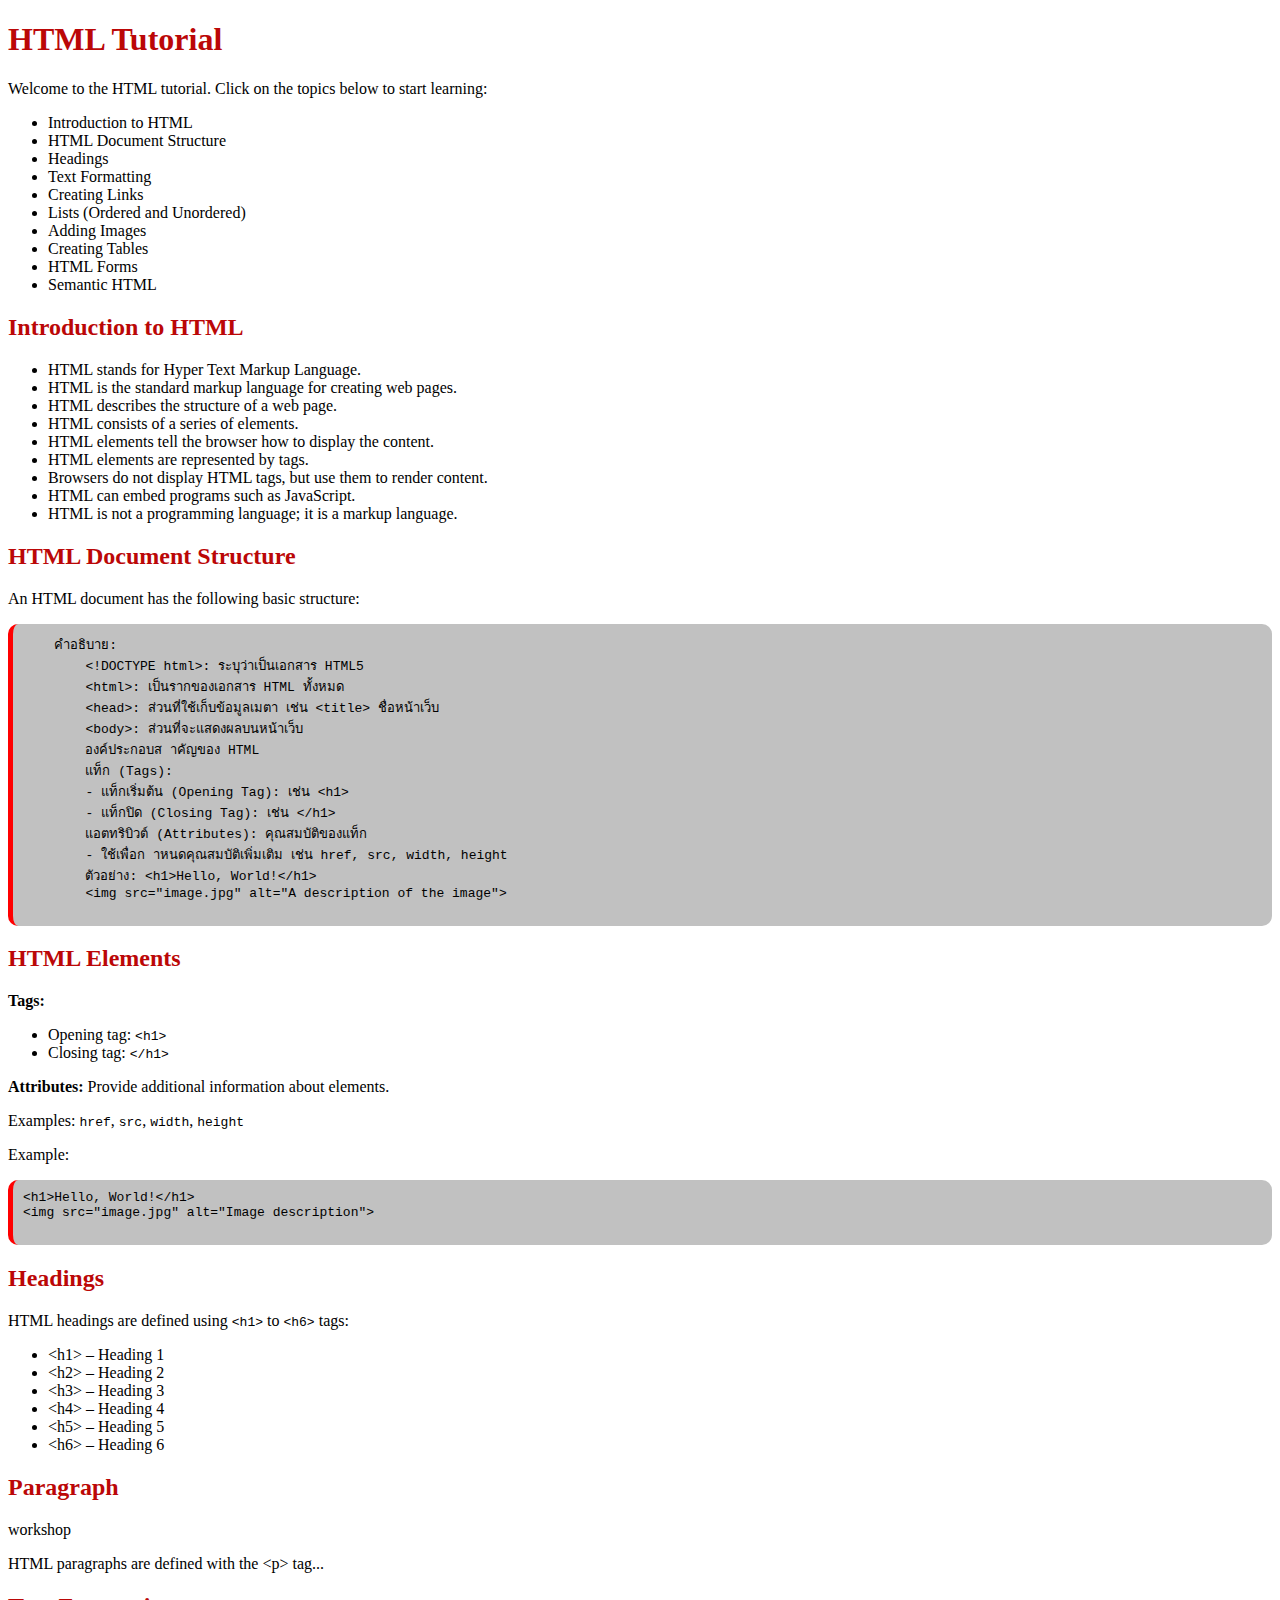
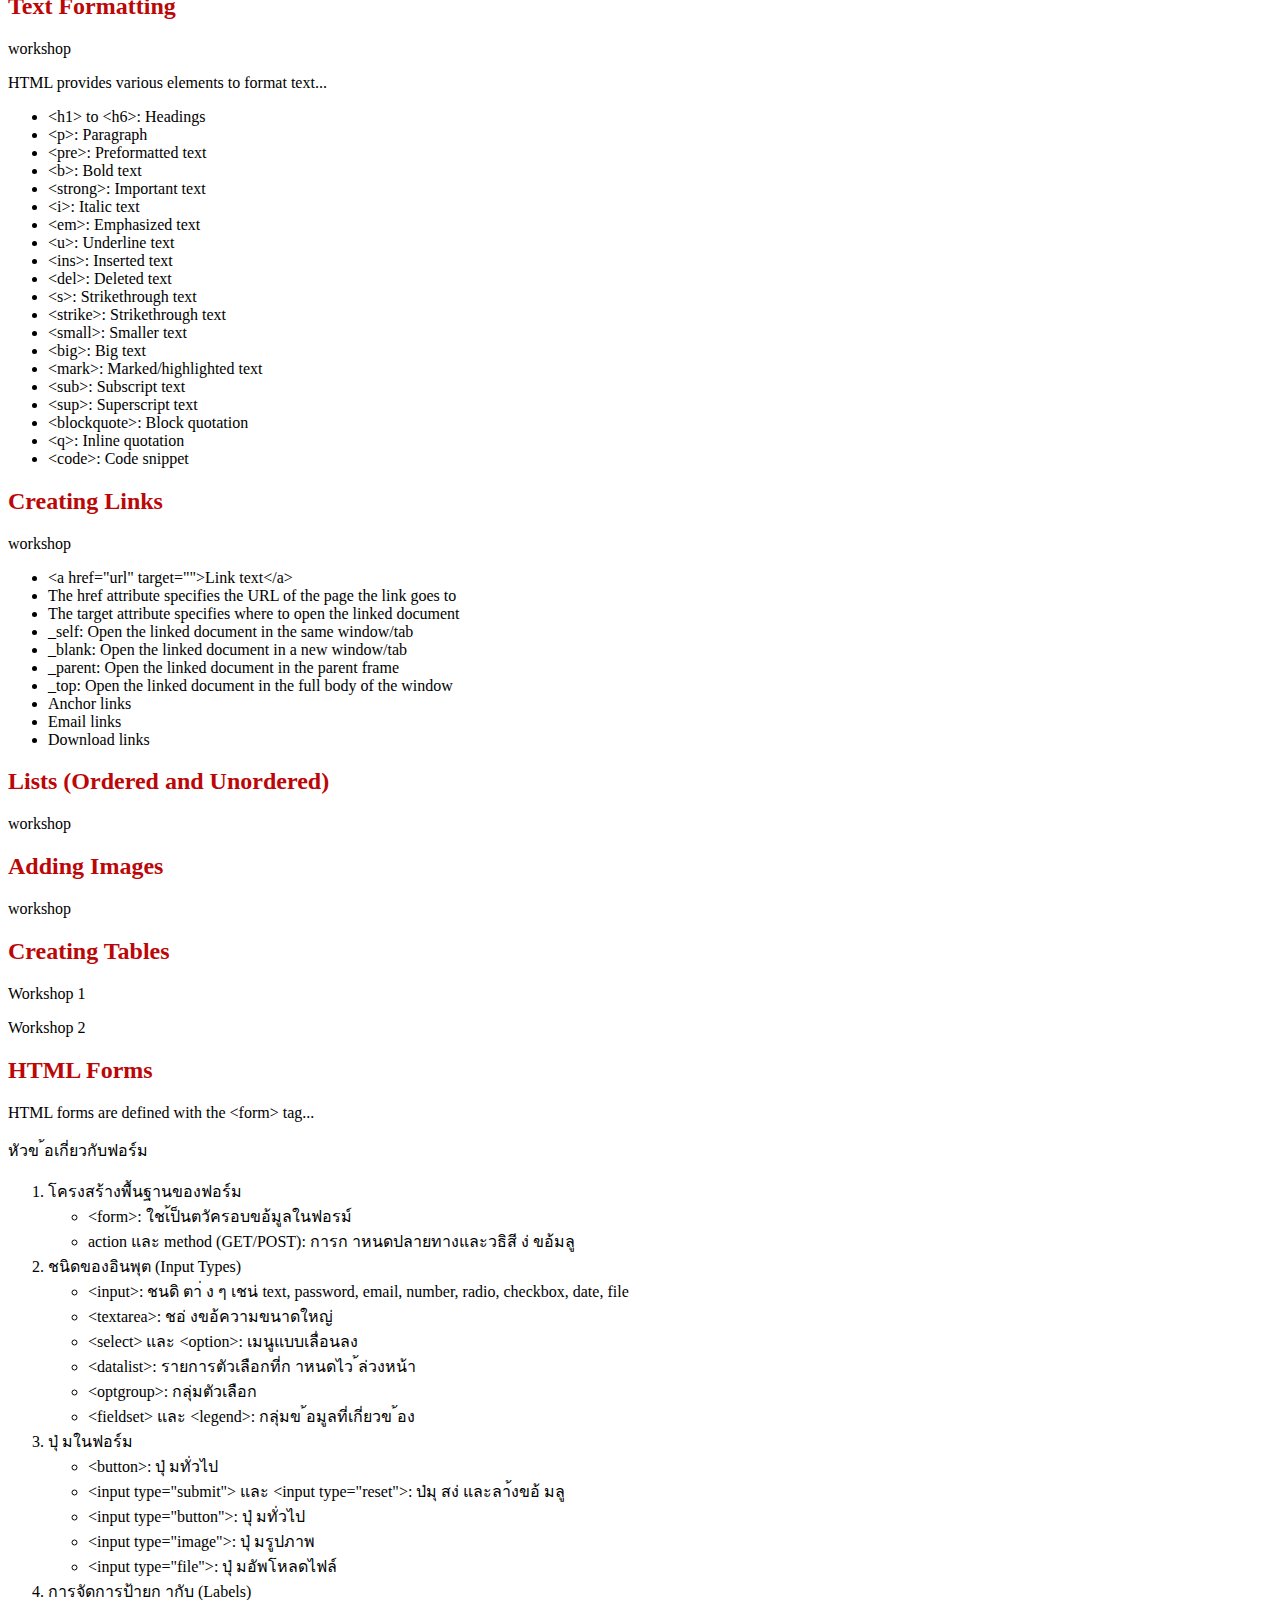
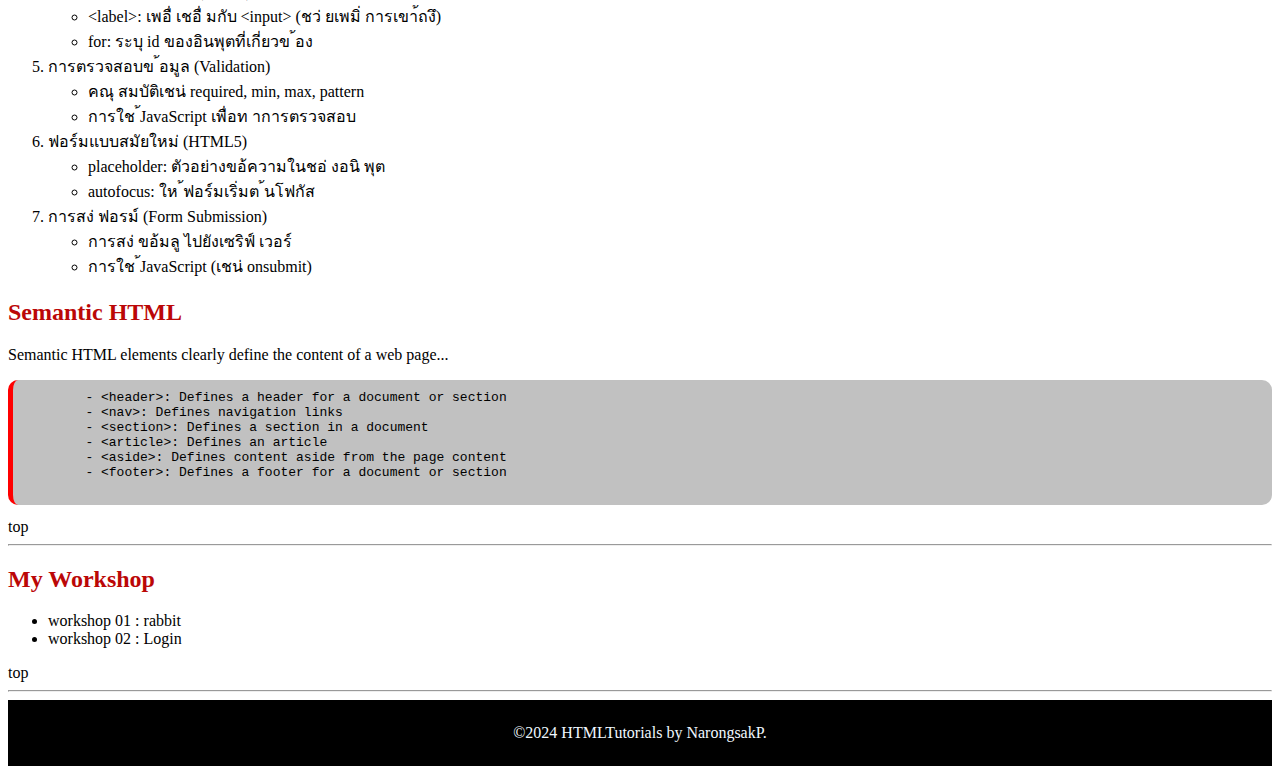
<file: first_html/index.html>
<!DOCTYPE html>
<html lang="en">

<head>
    <meta charset="UTF-8">
    <meta name="viewport" content="width=device-width, initial-scale=1.0">
    <title>HTML Tutorial</title>
    <style>
        footer {
            background: #000;
            color: aliceblue;
            padding: 24px;
            display: flex;
            justify-content: center;
            align-items: center;
            text-align: center;
        }

        h1,
        h2 {
            color: rgb(187, 7, 7);
        }

        a {
            color: inherit;
            text-decoration: none;
        }

        a:hover {
            text-decoration: underline;
        }

        html {
            scroll-behavior: smooth;
        }
        pre{
            background-color: rgb(193, 193, 193);
            border-left: 5px solid red;
            border-radius: 10px;
            padding: 10px;
        }
    </style>
</head>

<body>

    <h1>HTML Tutorial</h1>

    <p>
        Welcome to the HTML tutorial. Click on the topics below to start learning:
    </p>

    <ul>
        <li><a href="#intro">Introduction to HTML</a></li>
        <li><a href="#structure">HTML Document Structure</a></li>
        <li><a href="#headings">Headings</a></li>
        <li><a href="#text-format">Text Formatting</a></li>
        <li><a href="#links">Creating Links</a></li>
        <li><a href="#lists">Lists (Ordered and Unordered)</a></li>
        <li><a href="#images">Adding Images</a></li>
        <li><a href="#tables">Creating Tables</a></li>
        <li><a href="#forms">HTML Forms</a></li>
        <li><a href="#semantic">Semantic HTML</a></li>
    </ul>

    <h2 id="intro">Introduction to HTML</h2>

    <ul>
        <li>HTML stands for Hyper Text Markup Language.</li>
        <li>HTML is the standard markup language for creating web pages.</li>
        <li>HTML describes the structure of a web page.</li>
        <li>HTML consists of a series of elements.</li>
        <li>HTML elements tell the browser how to display the content.</li>
        <li>HTML elements are represented by tags.</li>
        <li>Browsers do not display HTML tags, but use them to render content.</li>
        <li>HTML can embed programs such as JavaScript.</li>
        <li>HTML is not a programming language; it is a markup language.</li>
    </ul>

    <h2 id="structure">HTML Document Structure</h2>

    <p>An HTML document has the following basic structure:</p>

  <pre>
    คำอธิบาย:
        &lt;!DOCTYPE html&gt;: ระบุว่าเป็นเอกสาร HTML5
        &lt;html&gt;: เป็นรากของเอกสาร HTML ทั้งหมด
        &lt;head&gt;: ส่วนที่ใช้เก็บข้อมูลเมตา เช่น &lt;title&gt; ชื่อหน้าเว็บ
        &lt;body&gt;: ส่วนที่จะแสดงผลบนหน้าเว็บ
        องค์ประกอบส าคัญของ HTML
        แท็ก (Tags):
        - แท็กเริ่มต้น (Opening Tag): เช่น &lt;h1&gt;
        - แท็กปิด (Closing Tag): เช่น &lt;/h1&gt;
        แอตทริบิวต์ (Attributes): คุณสมบัติของแท็ก
        - ใช้เพื่อก าหนดคุณสมบัติเพิ่มเติม เช่น href, src, width, height
        ตัวอย่าง: &lt;h1&gt;Hello, World!&lt;/h1&gt;
        &lt;img src="image.jpg" alt="A description of the image"&gt
  </pre>

    <h2>HTML Elements</h2>

    <p><strong>Tags:</strong></p>
    <ul>
        <li>Opening tag: <code>&lt;h1&gt;</code></li>
        <li>Closing tag: <code>&lt;/h1&gt;</code></li>
    </ul>

    <p><strong>Attributes:</strong> Provide additional information about elements.</p>
    <p>Examples: <code>href</code>, <code>src</code>, <code>width</code>, <code>height</code></p>

    <p>Example:</p>
    <pre>
&lt;h1&gt;Hello, World!&lt;/h1&gt;
&lt;img src="image.jpg" alt="Image description"&gt;
    </pre>

    <h2 id="headings">Headings</h2>

    <p>HTML headings are defined using <code>&lt;h1&gt;</code> to <code>&lt;h6&gt;</code> tags:</p>

    <ul>
        <li>&lt;h1&gt; – Heading 1</li>
        <li>&lt;h2&gt; – Heading 2</li>
        <li>&lt;h3&gt; – Heading 3</li>
        <li>&lt;h4&gt; – Heading 4</li>
        <li>&lt;h5&gt; – Heading 5</li>
        <li>&lt;h6&gt; – Heading 6</li>
    </ul>

    <h2>Paragraph</h2>
    <p>workshop</p>
    <p>HTML paragraphs are defined with the &lt;p&gt; tag...</p>

    <h2 id="text-format">Text Formatting</h2>
    <p>workshop</p>
    <p>HTML provides various elements to format text...</p>

    <ul>
        <li>&lt;h1&gt; to &lt;h6&gt;: Headings</li>
        <li>&lt;p&gt;: Paragraph</li>
        <li>&lt;pre&gt;: Preformatted text</li>
        <li>&lt;b&gt;: Bold text</li>
        <li>&lt;strong&gt;: Important text</li>
        <li>&lt;i&gt;: Italic text</li>
        <li>&lt;em&gt;: Emphasized text</li>
        <li>&lt;u&gt;: Underline text</li>
        <li>&lt;ins&gt;: Inserted text</li>
        <li>&lt;del&gt;: Deleted text</li>
        <li>&lt;s&gt;: Strikethrough text</li>
        <li>&lt;strike&gt;: Strikethrough text</li>
        <li>&lt;small&gt;: Smaller text</li>
        <li>&lt;big&gt;: Big text</li>
        <li>&lt;mark&gt;: Marked/highlighted text</li>
        <li>&lt;sub&gt;: Subscript text</li>
        <li>&lt;sup&gt;: Superscript text</li>
        <li>&lt;blockquote&gt;: Block quotation</li>
        <li>&lt;q&gt;: Inline quotation</li>
        <li>&lt;code&gt;: Code snippet</li>
    </ul>

    <h2 id="links">Creating Links</h2>
    <p>workshop</p>

    <ul>
        <li>&lt;a href="url" target=""&gt;Link text&lt;/a&gt;</li>
        <li>The href attribute specifies the URL of the page the link goes to</li>
        <li>The target attribute specifies where to open the linked document</li>
        <li>_self: Open the linked document in the same window/tab</li>
        <li>_blank: Open the linked document in a new window/tab</li>
        <li>_parent: Open the linked document in the parent frame</li>
        <li>_top: Open the linked document in the full body of the window</li>
        <li>Anchor links</li>
        <li>Email links</li>
        <li>Download links</li>
    </ul>

    <h2 id="lists">Lists (Ordered and Unordered)</h2>
    <p>workshop</p>

    <h2 id="images">Adding Images</h2>
    <p>workshop</p>

    <h2 id="tables">Creating Tables</h2>
    <p>Workshop 1</p>
    <p>Workshop 2</p>

    <h2 id="forms">HTML Forms</h2>

    <p>HTML forms are defined with the &lt;form&gt; tag...</p>

    <p>หัวข ้อเกี่ยวกับฟอร์ม</p>

    <ol>
        <li>
            โครงสร้างพื้นฐานของฟอร์ม
            <ul>
                <li>&lt;form&gt;: ใชเ้ป็นตวัครอบขอ้มูลในฟอรม์</li>
                <li>action และ method (GET/POST): การก าหนดปลายทางและวธิสี ง่ ขอ้มลู</li>
            </ul>
        </li>

        <li>
            ชนิดของอินพุต (Input Types)
            <ul>
                <li>&lt;input&gt;: ชนดิ ตา่ ง ๆ เชน่ text, password, email, number,
                    radio, checkbox, date, file
                </li>
                <li>&lt;textarea&gt;: ชอ่ งขอ้ความขนาดใหญ่</li>
                <li>&lt;select&gt; และ &lt;option&gt;: เมนูแบบเลื่อนลง</li>
                <li>&lt;datalist&gt;: รายการตัวเลือกที่ก าหนดไว ้ล่วงหน้า</li>
                <li>&lt;optgroup&gt;: กลุ่มตัวเลือก</li>
                <li>&lt;fieldset&gt; และ &lt;legend&gt;: กลุ่มข ้อมูลที่เกี่ยวข ้อง</li>
            </ul>
        </li>

        <li>
            ปุ่ มในฟอร์ม
            <ul>
                <li>&lt;button&gt;: ปุ่ มทั่วไป</li>
                <li>&lt;input type="submit"&gt; และ &lt;input type="reset"&gt;: ป่มุ สง่ และลา้งขอ้ มลู</li>
                <li>&lt;input type="button"&gt;: ปุ่ มทั่วไป</li>
                <li>&lt;input type="image"&gt;: ปุ่ มรูปภาพ</li>
                <li>&lt;input type="file"&gt;: ปุ่ มอัพโหลดไฟล์</li>
            </ul>
        </li>

        <li>
            การจัดการป้ายก ากับ (Labels)
            <ul>
                <li>&lt;label&gt;: เพอื่ เชอื่ มกับ &lt;input&gt; (ชว่ ยเพมิ่ การเขา้ถงึ)</li>
                <li>for: ระบุ id ของอินพุตที่เกี่ยวข ้อง</li>
            </ul>
        </li>

        <li>
            การตรวจสอบข ้อมูล (Validation)
            <ul>
                <li>คณุ สมบัติเชน่ required, min, max, pattern</li>
                <li>การใช ้JavaScript เพื่อท าการตรวจสอบ</li>
            </ul>
        </li>

        <li>
            ฟอร์มแบบสมัยใหม่ (HTML5)
            <ul>
                <li>placeholder: ตัวอย่างขอ้ความในชอ่ งอนิ พุต</li>
                <li>autofocus: ให ้ฟอร์มเริ่มต ้นโฟกัส</li>
            </ul>
        </li>

        <li>
            การสง่ ฟอรม์ (Form Submission)
            <ul>
                <li>การสง่ ขอ้มลู ไปยังเซริฟ์ เวอร์</li>
                <li>การใช ้JavaScript (เชน่ onsubmit)</li>
            </ul>
        </li>
    </ol>

    <h2 id="semantic">Semantic HTML</h2>

    <p>Semantic HTML elements clearly define the content of a web page...</p>

    <pre>
        - &lt;header&gt;: Defines a header for a document or section
        - &lt;nav&gt;: Defines navigation links
        - &lt;section&gt;: Defines a section in a document
        - &lt;article&gt;: Defines an article
        - &lt;aside&gt;: Defines content aside from the page content
        - &lt;footer&gt;: Defines a footer for a document or section
    </pre>
 <a href="#top">top</a>
    <hr>
    <h2>My Workshop</h2>
    <ul>
        <li>workshop 01 : rabbit</li>
        <li>workshop 02 : Login</li>
    </ul>
    <a href="#top">top</a>
    <hr>

    <footer>
        &copy;2024 HTMLTutorials by NarongsakP.
    </footer>

</body>

</html>
</file>
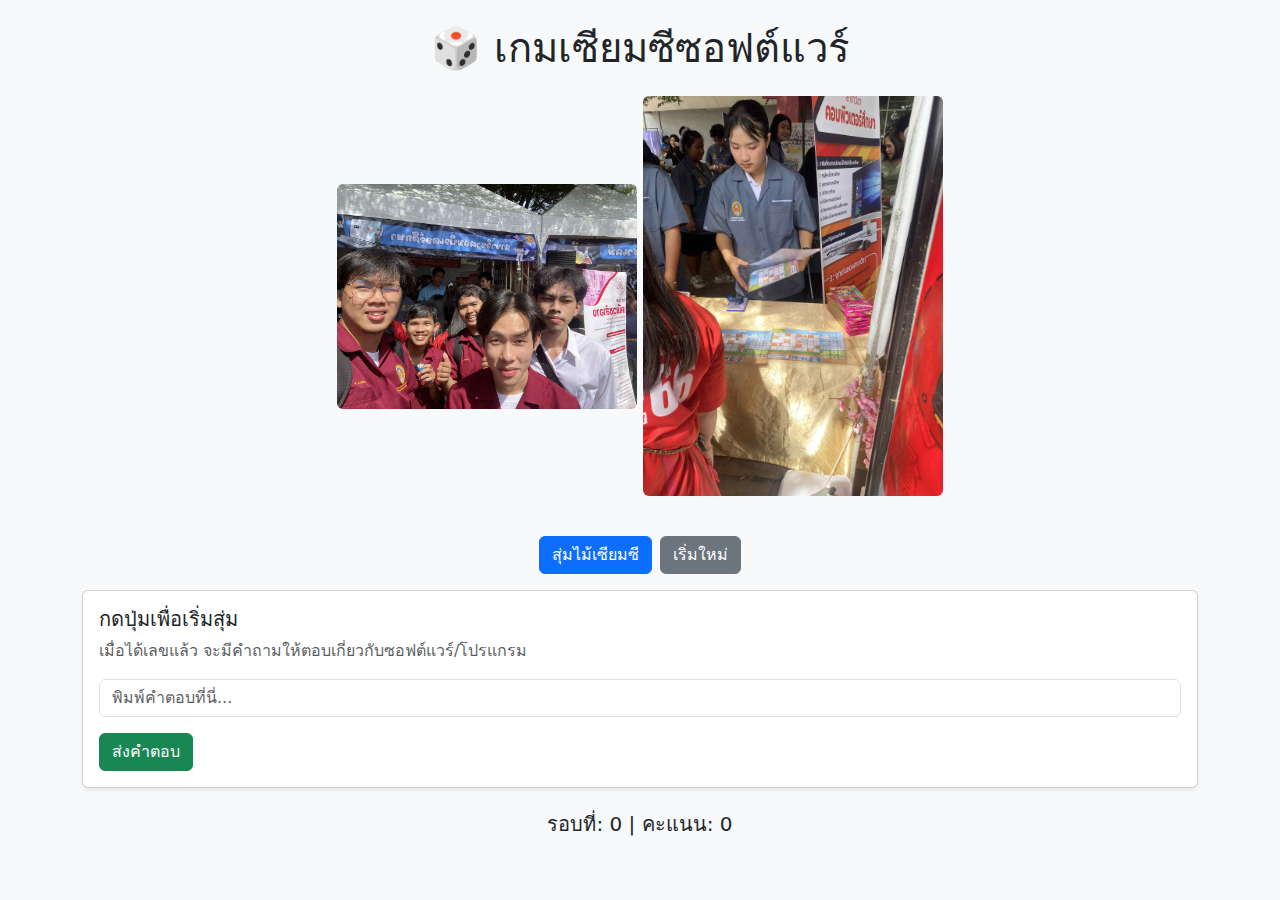
<file: week10/index.html>
<!DOCTYPE html>
<html lang="th">
<head>
  <meta charset="UTF-8">
  <meta name="viewport" content="width=device-width, initial-scale=1">
  <title>บูธคอมฯ - เกมเซียมซีซอฟต์แวร์</title>
  <!-- Bootstrap 5 -->
  <link href="https://cdn.jsdelivr.net/npm/bootstrap@5.3.3/dist/css/bootstrap.min.css" rel="stylesheet">
</head>
<body class="bg-light">

<div class="container py-4">

  <h1 class="text-center mb-4">🎲 เกมเซียมซีซอฟต์แวร์</h1>

  <!-- รูปภาพด้านบน -->
  <div class="text-center mb-4">
    <img src="image1.jpg" alt="รูปประกอบ 1" class="img-fluid rounded mb-3" width="300" >
    <img src="image2.jpg" alt="รูปประกอบ 2" class="img-fluid rounded mb-3" width="300" >
  </div>

  <!-- ปุ่มสุ่ม -->
  <div class="d-flex justify-content-center gap-2 mb-3">
    <button class="btn btn-primary" onclick="draw()">สุ่มไม้เซียมซี</button>
    <button class="btn btn-secondary" onclick="resetGame()">เริ่มใหม่</button>
  </div>

  <!-- แสดงผลเลขที่สุ่มได้ -->
  <div class="card shadow-sm mb-3">
    <div class="card-body">
      <h5 id="qTitle" class="card-title">กดปุ่มเพื่อเริ่มสุ่ม</h5>
      <p id="qDesc" class="card-text text-muted">เมื่อได้เลขแล้ว จะมีคำถามให้ตอบเกี่ยวกับซอฟต์แวร์/โปรแกรม</p>
      <div class="mb-3">
        <input id="answerInput" type="text" class="form-control" placeholder="พิมพ์คำตอบที่นี่...">
      </div>
      <button class="btn btn-success" onclick="check()">ส่งคำตอบ</button>
    </div>
  </div>

  <!-- กล่องแสดงผลลัพธ์ -->
  <div id="resultBox" class="alert d-none"></div>

  <!-- คะแนนและรอบ -->
  <div class="text-center mt-4">
    <h5>รอบที่: <span id="round">0</span> | คะแนน: <span id="points">0</span></h5>
  </div>

</div>

<script>
const QUESTIONS = [
  {
    id: 1,
    name: "Google Chrome",
    question: "นี่คือโปรแกรมประเภทอะไร?",
    accept: ["เบราว์เซอร์","browser","เว็บ"],
    explain: "Google Chrome เป็นเว็บเบราว์เซอร์ ใช้เปิดเว็บไซต์และอินเทอร์เน็ต"
  },
  {
    id: 2,
    name: "Microsoft Word",
    question: "ซอฟต์แวร์นี้ใช้ทำอะไร?",
    accept: ["พิมพ์","เอกสาร","word"],
    explain: "MS Word ใช้พิมพ์เอกสาร รายงาน จดหมาย"
  },
  {
    id: 3,
    name: "Adobe Photoshop",
    question: "โปรแกรมนี้เหมาะกับงานแบบไหน?",
    accept: ["รูป","ภาพ","แต่ง","photoshop"],
    explain: "Photoshop ใช้ตกแต่ง/ตัดต่อรูปภาพ"
  },
  {
    id: 4,
    name: "Microsoft Excel",
    question: "ซอฟต์แวร์นี้ช่วยงานด้านไหน?",
    accept: ["ตาราง","คำนวณ","excel","บัญชี"],
    explain: "Excel ใช้สร้างตาราง คำนวณ จัดการข้อมูล"
  },
  {
    id: 5,
    name: "Zoom",
    question: "ซอฟต์แวร์นี้ใช้ทำอะไร?",
    accept: ["ประชุม","ออนไลน์","video","zoom"],
    explain: "Zoom ใช้ประชุมออนไลน์ วิดีโอคอล"
  }
];

let round = 0;
let points = 0;
let currentId = null;

const qTitle = document.getElementById("qTitle");
const qDesc = document.getElementById("qDesc");
const answerInput = document.getElementById("answerInput");
const resultBox = document.getElementById("resultBox");
const roundEl = document.getElementById("round");
const pointsEl = document.getElementById("points");

function normalize(str){
  return str.trim().toLowerCase();
}

function draw(){
  const id = Math.floor(Math.random() * QUESTIONS.length) + 1;
  currentId = id;
  round++;
  roundEl.textContent = String(round);

  const q = QUESTIONS.find(x => x.id === id);
  qTitle.textContent = `หมายเลข ${id}: ${q.name}`;
  qDesc.textContent = q.question + ' (ตอบได้ทั้งไทย/อังกฤษ)';
  resultBox.className = 'alert d-none';
  resultBox.textContent = '';
  answerInput.value = '';
  answerInput.focus();
}

function check(){
  if(!currentId){
    resultBox.className = 'alert alert-warning';
    resultBox.textContent = 'ยังไม่ได้สุ่มเลข ลองกด "สุ่มไม้เซียมซี" ก่อนนะ!';
    return;
  }
  const q = QUESTIONS.find(x => x.id === currentId);
  const ans = normalize(answerInput.value);
  if(!ans){
    resultBox.className = 'alert alert-warning';
    resultBox.textContent = 'พิมพ์คำตอบสั้น ๆ เช่น "เบราว์เซอร์", "พิมพ์งาน", "ตัดต่อวิดีโอ"';
    return;
  }
  const ok = q.accept.some(key => ans.includes(normalize(key)));
  if(ok){
    points += 1;
    pointsEl.textContent = String(points);
    resultBox.className = 'alert alert-success';
    resultBox.innerHTML = `✅ ถูกต้อง! <strong>${q.name}</strong> — ${q.explain}`;
  } else {
    resultBox.className = 'alert alert-danger';
    resultBox.innerHTML = `❌ ยังไม่เป๊ะ ลองใหม่ได้ หรือดูเฉลย: <em>${q.explain}</em>`;
  }
}

function resetGame(){
  round = 0;
  points = 0;
  currentId = null;
  roundEl.textContent = "0";
  pointsEl.textContent = "0";
  qTitle.textContent = "กดปุ่มเพื่อเริ่มสุ่ม";
  qDesc.textContent = "เมื่อได้เลขแล้ว จะมีคำถามให้ตอบเกี่ยวกับซอฟต์แวร์/โปรแกรม";
  resultBox.className = 'alert d-none';
  resultBox.textContent = '';
  answerInput.value = '';
}
</script>

</body>
</html>
</file>
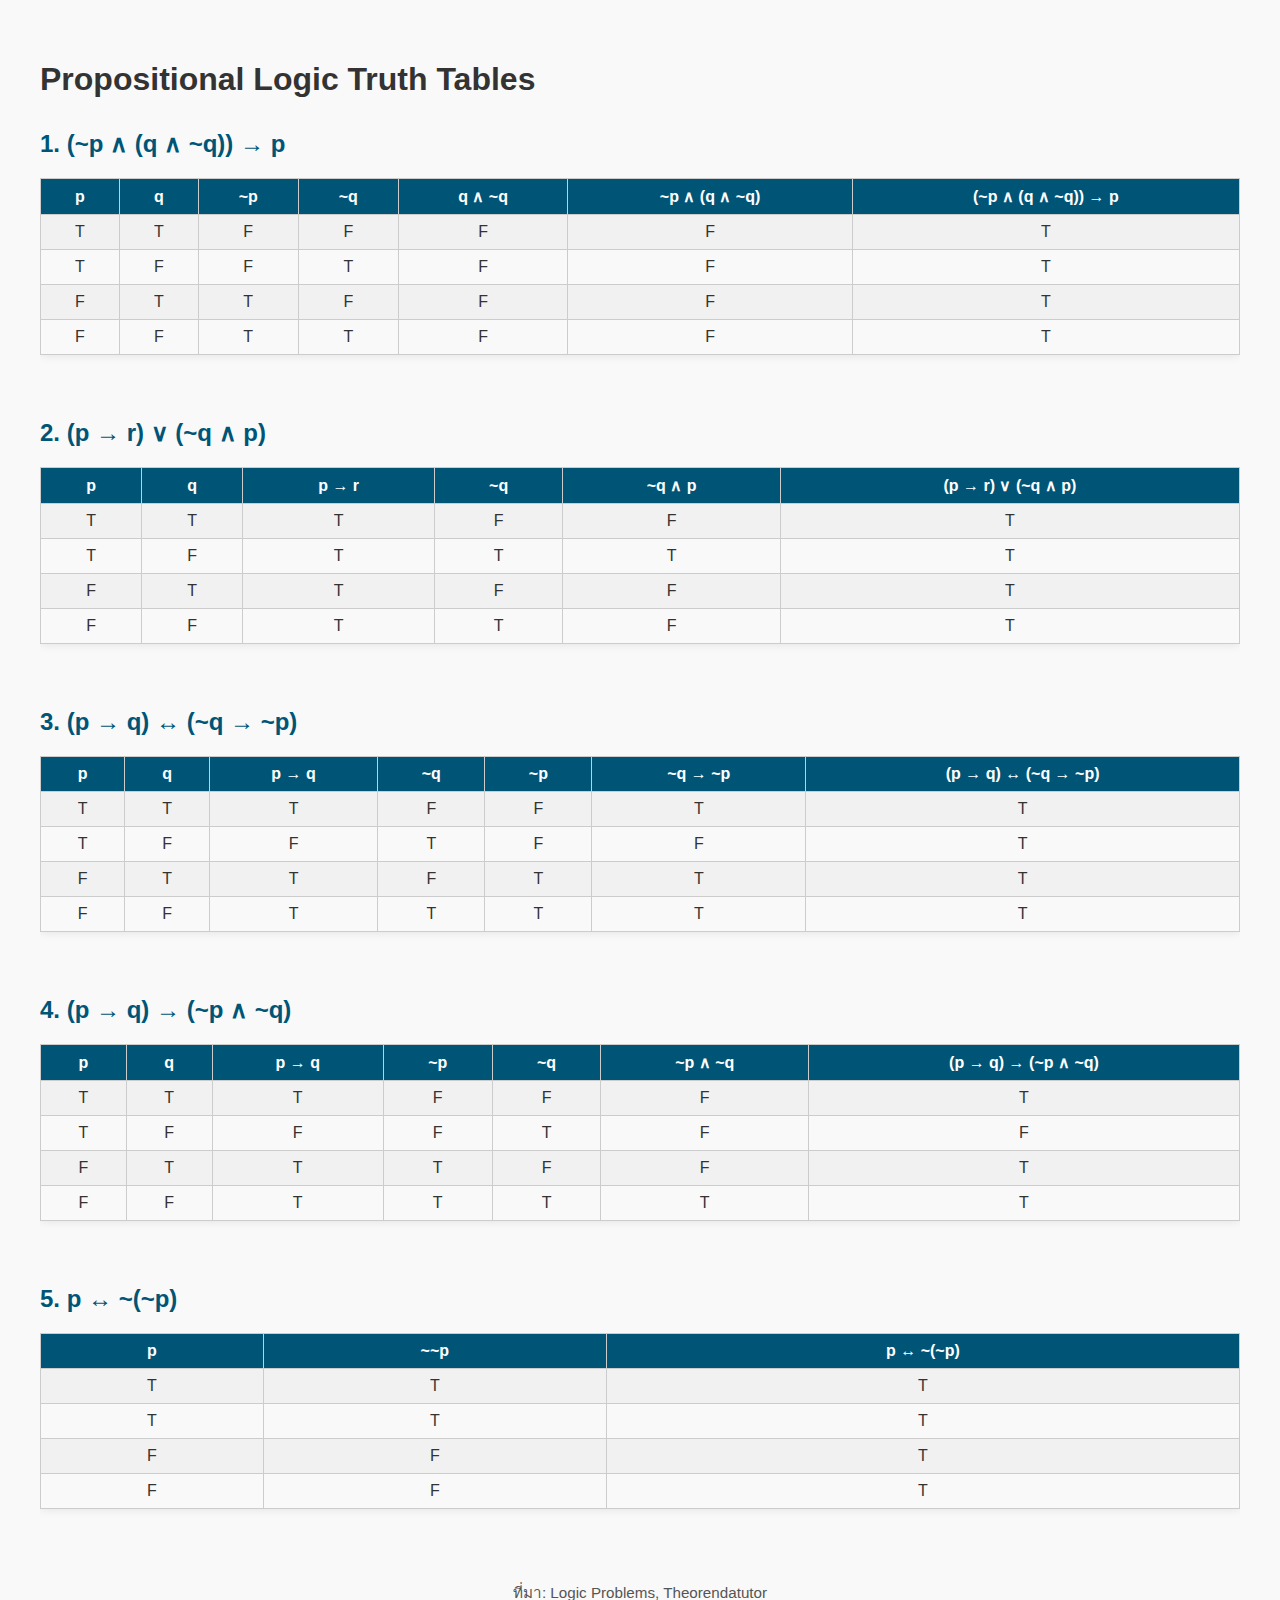
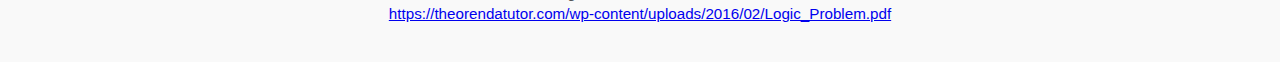
<file: week5/index.html>
<!DOCTYPE html>
<html lang="en">
  <head>
    <meta charset="UTF-8" />
    <meta name="viewport" content="width=device-width, initial-scale=1.0" />
    <title>Truth Table Viewer</title>
    <style>
      body {
        font-family: "Segoe UI", sans-serif;
        background: #f9f9f9;
        color: #333;
        padding: 2rem;
      }

      h2 {
        margin-top: 2rem;
        font-size: 1.5rem;
        color: #005577;
      }

      table {
        border-collapse: collapse;
        width: 100%;
        margin-bottom: 2rem;
        box-shadow: 0 0 10px rgba(0, 0, 0, 0.1);
      }

      th,
      td {
        border: 1px solid #ccc;
        padding: 0.5rem 0.75rem;
        text-align: center;
      }

      th {
        background-color: #005577;
        color: white;
      }

      tr:nth-child(even) {
        background-color: #f1f1f1;
      }

      .table-container {
        overflow-x: auto;
      }
      .source {
        text-align: center;
        margin-top: 40px;
        font-size: 0.95em;
        color: #555;
      }
    </style>
  </head>
  <body>
    <h1>Propositional Logic Truth Tables</h1>
    <div id="tables"></div>

    <div class="source">
      ที่มา: Logic Problems, Theorendatutor<br />
      <a
        href="https://theorendatutor.com/wp-content/uploads/2016/02/Logic_Problem.pdf"
        target="_blank"
      >
        https://theorendatutor.com/wp-content/uploads/2016/02/Logic_Problem.pdf
      </a>
    </div>
    <script>
      const p = [true, true, false, false];
      const q = [true, false, true, false];

      function boolToT(b) {
        return b ? "T" : "F";
      }

      function generateTable(headers, rows, title) {
        let html = `<h2>${title}</h2><div class="table-container"><table><tr>`;
        headers.forEach((h) => (html += `<th>${h}</th>`));
        html += "</tr>";

        for (let i = 0; i < rows[0].length; i++) {
          html += "<tr>";
          for (let j = 0; j < headers.length; j++) {
            html += `<td>${rows[j][i]}</td>`;
          }
          html += "</tr>";
        }

        html += "</table></div>";
        return html;
      }

      const tables = [];

      function question1() {
        let not_p = [],
          not_q = [],
          qAnd_not_q = [],
          not_p_and_qAnd_not_q = [],
          implication = [];

        for (let i = 0; i < p.length; i++) {
          not_p.push(boolToT(!p[i]));
          not_q.push(boolToT(!q[i]));
          qAnd_not_q.push(boolToT(q[i] && !q[i]));
          not_p_and_qAnd_not_q.push(boolToT(!p[i] && q[i] && !q[i]));
          implication.push(boolToT(!p[i] && q[i] && !q[i] ? p[i] : true));
        }

        tables.push(
          generateTable(
            [
              "p",
              "q",
              "~p",
              "~q",
              "q ∧ ~q",
              "~p ∧ (q ∧ ~q)",
              "(~p ∧ (q ∧ ~q)) → p",
            ],
            [
              p.map(boolToT),
              q.map(boolToT),
              not_p,
              not_q,
              qAnd_not_q,
              not_p_and_qAnd_not_q,
              implication,
            ],
            "1. (~p ∧ (q ∧ ~q)) → p"
          )
        );
      }

      function question2() {
        let pImpR = [],
          not_q = [],
          not_q_and_p = [],
          disjunction = [];

        for (let i = 0; i < p.length; i++) {
          pImpR.push(boolToT(!p[i] || true)); // r assumed true
          not_q.push(boolToT(!q[i]));
          not_q_and_p.push(boolToT(!q[i] && p[i]));
          disjunction.push(boolToT(!p[i] || true || (!q[i] && p[i])));
        }

        tables.push(
          generateTable(
            ["p", "q", "p → r", "~q", "~q ∧ p", "(p → r) ∨ (~q ∧ p)"],
            [
              p.map(boolToT),
              q.map(boolToT),
              pImpR,
              not_q,
              not_q_and_p,
              disjunction,
            ],
            "2. (p → r) ∨ (~q ∧ p)"
          )
        );
      }

      function question3() {
        let pImpQ = [],
          not_q = [],
          not_p = [],
          not_qImpNot_p = [],
          biconditional = [];

        for (let i = 0; i < p.length; i++) {
          pImpQ.push(boolToT(!p[i] || q[i]));
          not_q.push(boolToT(!q[i]));
          not_p.push(boolToT(!p[i]));
          not_qImpNot_p.push(boolToT(!!q[i] || !p[i]));
          biconditional.push(boolToT((!p[i] || q[i]) === (!!q[i] || !p[i])));
        }

        tables.push(
          generateTable(
            ["p", "q", "p → q", "~q", "~p", "~q → ~p", "(p → q) ↔ (~q → ~p)"],
            [
              p.map(boolToT),
              q.map(boolToT),
              pImpQ,
              not_q,
              not_p,
              not_qImpNot_p,
              biconditional,
            ],
            "3. (p → q) ↔ (~q → ~p)"
          )
        );
      }

      function question4() {
        let pImpQ = [],
          not_p = [],
          not_q = [],
          andPart = [],
          implication = [];

        for (let i = 0; i < p.length; i++) {
          pImpQ.push(boolToT(!p[i] || q[i]));
          not_p.push(boolToT(!p[i]));
          not_q.push(boolToT(!q[i]));
          andPart.push(boolToT(!p[i] && !q[i]));
          implication.push(boolToT(!p[i] || q[i] ? true : !p[i] && !q[i]));
        }

        tables.push(
          generateTable(
            ["p", "q", "p → q", "~p", "~q", "~p ∧ ~q", "(p → q) → (~p ∧ ~q)"],
            [
              p.map(boolToT),
              q.map(boolToT),
              pImpQ,
              not_p,
              not_q,
              andPart,
              implication,
            ],
            "4. (p → q) → (~p ∧ ~q)"
          )
        );
      }

      function question5() {
        let not_not_p = [],
          biconditional = [];

        for (let i = 0; i < p.length; i++) {
          not_not_p.push(boolToT(!!p[i]));
          biconditional.push(boolToT(p[i] === !!p[i]));
        }

        tables.push(
          generateTable(
            ["p", "~~p", "p ↔ ~(~p)"],
            [p.map(boolToT), not_not_p, biconditional],
            "5. p ↔ ~(~p)"
          )
        );
      }

      // Call all questions
      question1();
      question2();
      question3();
      question4();
      question5();

      document.getElementById("tables").innerHTML = tables.join("");
    </script>
  </body>
</html>
</file>
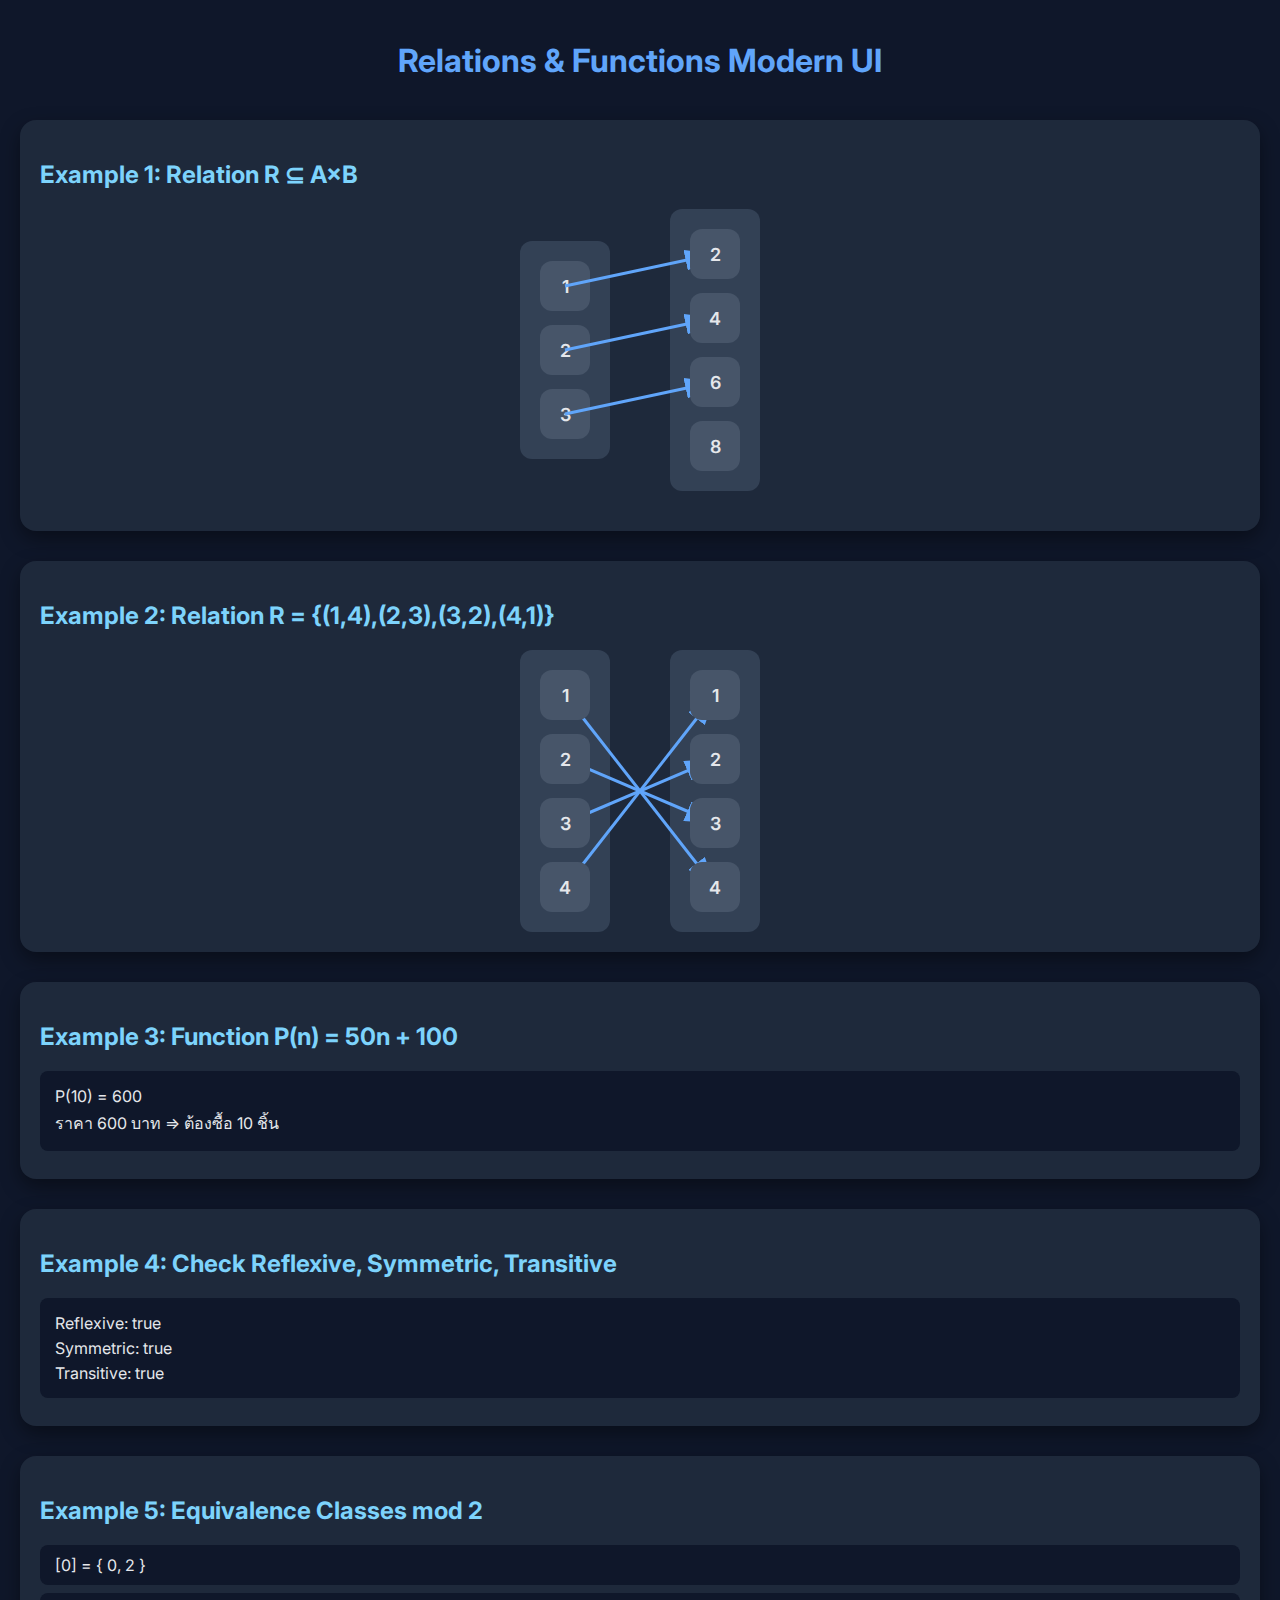
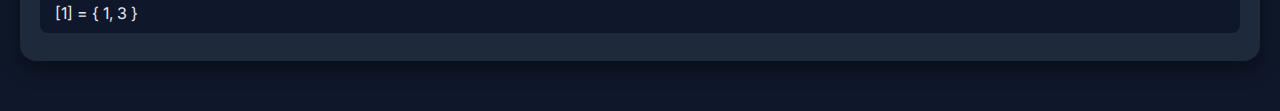
<file: week7/index.html>
<!DOCTYPE html>
<html lang="th">
  <head>
    <meta charset="UTF-8" />
    <meta name="viewport" content="width=device-width, initial-scale=1.0" />
    <title>Relations & Functions Modern UI</title>
    <link
      href="https://fonts.googleapis.com/css2?family=Inter:wght@400;600&display=swap"
      rel="stylesheet"
    />
    <style>
      body {
        font-family: "Inter", sans-serif;
        background: #0f172a;
        color: #e5e7eb;
        margin: 0;
        padding: 20px;
      }
      h1 {
        text-align: center;
        color: #60a5fa;
        margin-bottom: 40px;
      }
      .card {
        background: #1e293b;
        padding: 20px;
        margin-bottom: 30px;
        border-radius: 16px;
        box-shadow: 0 8px 20px rgba(0, 0, 0, 0.4);
        transition: transform 0.2s, box-shadow 0.2s;
      }
      .card:hover {
        transform: translateY(-5px);
        box-shadow: 0 12px 28px rgba(0, 0, 0, 0.6);
      }
      h2 {
        color: #7dd3fc;
        margin-bottom: 20px;
      }
      p {
        font-size: 16px;
        margin: 5px 0;
      }
      .container {
        display: flex;
        gap: 60px;
        align-items: center;
        justify-content: center;
        margin-bottom: 20px;
        position: relative;
      }
      .set {
        display: flex;
        flex-direction: column;
        gap: 14px;
        background: #334155;
        padding: 20px;
        border-radius: 12px;
      }
      .element {
        width: 50px;
        height: 50px;
        display: flex;
        justify-content: center;
        align-items: center;
        background: #475569;
        border-radius: 12px;
        font-weight: 600;
        font-size: 18px;
        position: relative;
        transition: background 0.2s;
      }
      .element:hover {
        background: #60a5fa;
        color: #0f172a;
      }
      svg {
        position: absolute;
        top: 0;
        left: 0;
        width: 100%;
        height: 100%;
        pointer-events: none;
      }
      line {
        stroke: #60a5fa;
        stroke-width: 3;
        marker-end: url(#arrowhead);
      }
      #outputFunction,
      #outputRelation,
      #outputClasses p {
        background: #0f172a;
        padding: 10px 15px;
        border-radius: 8px;
        margin: 8px 0;
      }
    </style>
  </head>
  <body>
    <h1>Relations & Functions Modern UI</h1>

    <!-- Example 1: Relation A×B -->
    <div class="card">
      <h2>Example 1: Relation R ⊆ A×B</h2>
      <div class="container" id="container1">
        <div class="set" id="setA1">
          <div class="element" id="a1">1</div>
          <div class="element" id="a2">2</div>
          <div class="element" id="a3">3</div>
        </div>
        <svg id="svg1"></svg>
        <div class="set" id="setB1">
          <div class="element" id="b2">2</div>
          <div class="element" id="b4">4</div>
          <div class="element" id="b6">6</div>
          <div class="element" id="b8">8</div>
        </div>
      </div>
    </div>

    <!-- Example 2: Relation R = {(1,4),(2,3),(3,2),(4,1)} -->
    <div class="card">
      <h2>Example 2: Relation R = {(1,4),(2,3),(3,2),(4,1)}</h2>
      <div class="container" id="container2" style="width: 600px; margin: auto">
        <svg id="lines2"></svg>
        <div class="set" id="setA2">
          <div class="element" data-value="1">1</div>
          <div class="element" data-value="2">2</div>
          <div class="element" data-value="3">3</div>
          <div class="element" data-value="4">4</div>
        </div>
        <div class="set" id="setB2">
          <div class="element" data-value="1">1</div>
          <div class="element" data-value="2">2</div>
          <div class="element" data-value="3">3</div>
          <div class="element" data-value="4">4</div>
        </div>
      </div>
    </div>

    <!-- Example 3: Function P(n) -->
    <div class="card">
      <h2>Example 3: Function P(n) = 50n + 100</h2>
      <div id="outputFunction"></div>
    </div>

    <!-- Example 4: Check Equivalence Relation -->
    <div class="card">
      <h2>Example 4: Check Reflexive, Symmetric, Transitive</h2>
      <div id="outputRelation"></div>
    </div>

    <!-- Example 5: Equivalence Classes mod 2 -->
    <div class="card">
      <h2>Example 5: Equivalence Classes mod 2</h2>
      <div id="outputClasses"></div>
    </div>

    <script>
      /******** Example 1 ********/
      const relations1 = [
        { from: "a1", to: "b2" },
        { from: "a2", to: "b4" },
        { from: "a3", to: "b6" },
      ];
      const svg1 = document.getElementById("svg1");
      const container1 = document.getElementById("container1");
      const rect1 = container1.getBoundingClientRect();
      svg1.setAttribute("width", rect1.width);
      svg1.setAttribute("height", rect1.height);
      svg1.innerHTML = `<defs><marker id="arrowhead" markerWidth="10" markerHeight="7" refX="10" refY="3.5" orient="auto"><polygon points="0 0, 10 3.5, 0 7" fill="#60a5fa"/></marker></defs>`;
      function getCenter1(el, parent) {
        const r = el.getBoundingClientRect();
        const c = parent.getBoundingClientRect();
        return {
          x: r.left - c.left + r.width / 2,
          y: r.top - c.top + r.height / 2,
        };
      }
      relations1.forEach((rel) => {
        const from = document.getElementById(rel.from);
        const to = document.getElementById(rel.to);
        const p1 = getCenter1(from, container1);
        const p2 = getCenter1(to, container1);
        const line = document.createElementNS(
          "http://www.w3.org/2000/svg",
          "line"
        );
        line.setAttribute("x1", p1.x);
        line.setAttribute("y1", p1.y);
        line.setAttribute("x2", p2.x);
        line.setAttribute("y2", p2.y);
        svg1.appendChild(line);
      });

      /******** Example 2 ********/
      const R2 = [
        [1, 4],
        [2, 3],
        [3, 2],
        [4, 1],
      ];
      const svg2 = document.getElementById("lines2");
      const setA2 = document.querySelectorAll("#setA2 .element");
      const setB2 = document.querySelectorAll("#setB2 .element");
      const defs2 = document.createElementNS(
        "http://www.w3.org/2000/svg",
        "defs"
      );
      const marker2 = document.createElementNS(
        "http://www.w3.org/2000/svg",
        "marker"
      );
      marker2.setAttribute("id", "arrowhead");
      marker2.setAttribute("markerWidth", "10");
      marker2.setAttribute("markerHeight", "7");
      marker2.setAttribute("refX", "10");
      marker2.setAttribute("refY", "3.5");
      marker2.setAttribute("orient", "auto");
      const polygon2 = document.createElementNS(
        "http://www.w3.org/2000/svg",
        "polygon"
      );
      polygon2.setAttribute("points", "0 0, 10 3.5, 0 7");
      polygon2.setAttribute("fill", "#60a5fa");
      marker2.appendChild(polygon2);
      defs2.appendChild(marker2);
      svg2.appendChild(defs2);
      function getCenter2(el, parent) {
        const r = el.getBoundingClientRect();
        const c = parent.getBoundingClientRect();
        return {
          x: r.left - c.left + r.width / 2,
          y: r.top - c.top + r.height / 2,
        };
      }
      R2.forEach(([a, b]) => {
        const elA = [...setA2].find((e) => e.dataset.value == a);
        const elB = [...setB2].find((e) => e.dataset.value == b);
        const p1 = getCenter2(elA, document.getElementById("container2"));
        const p2 = getCenter2(elB, document.getElementById("container2"));
        const line = document.createElementNS(
          "http://www.w3.org/2000/svg",
          "line"
        );
        line.setAttribute("x1", p1.x);
        line.setAttribute("y1", p1.y);
        line.setAttribute("x2", p2.x);
        line.setAttribute("y2", p2.y);
        svg2.appendChild(line);
      });

      /******** Example 3 ********/
      function P(n) {
        return 50 * n + 100;
      }
      const valueAt10 = P(10);
      const targetPrice = 600;
      const n = (targetPrice - 100) / 50;
      document.getElementById(
        "outputFunction"
      ).innerHTML = `<p>P(10) = ${valueAt10}</p><p>ราคา ${targetPrice} บาท ⇒ ต้องซื้อ ${n} ชิ้น</p>`;

      /******** Example 4 ********/
      const A4 = [1, 2, 3];
      const R4 = [
        [1, 1],
        [2, 2],
        [3, 3],
        [1, 2],
        [2, 1],
      ];
      function isReflexive(A, R) {
        return A.every((a) => R.some(([x, y]) => x === a && y === a));
      }
      function isSymmetric(R) {
        return R.every(([x, y]) => R.some(([u, v]) => u === y && v === x));
      }
      function isTransitive(R) {
        return R.every(([x, y]) =>
          R.every(([u, v]) =>
            y === u ? R.some(([p, q]) => p === x && q === v) : true
          )
        );
      }
      document.getElementById(
        "outputRelation"
      ).innerHTML = `<p>Reflexive: ${isReflexive(
        A4,
        R4
      )}</p><p>Symmetric: ${isSymmetric(R4)}</p><p>Transitive: ${isTransitive(
        R4,
        R4
      )}</p>`;

      /******** Example 5 ********/
      const A5 = [0, 1, 2, 3];
      const classes = {};
      A5.forEach((x) => {
        const key = x % 2;
        if (!classes[key]) classes[key] = [];
        classes[key].push(x);
      });
      const outputClasses = document.getElementById("outputClasses");
      for (const key in classes) {
        outputClasses.innerHTML += `<p>[${key}] = { ${classes[key].join(
          ", "
        )} }</p>`;
      }
    </script>
  </body>
</html>
</file>
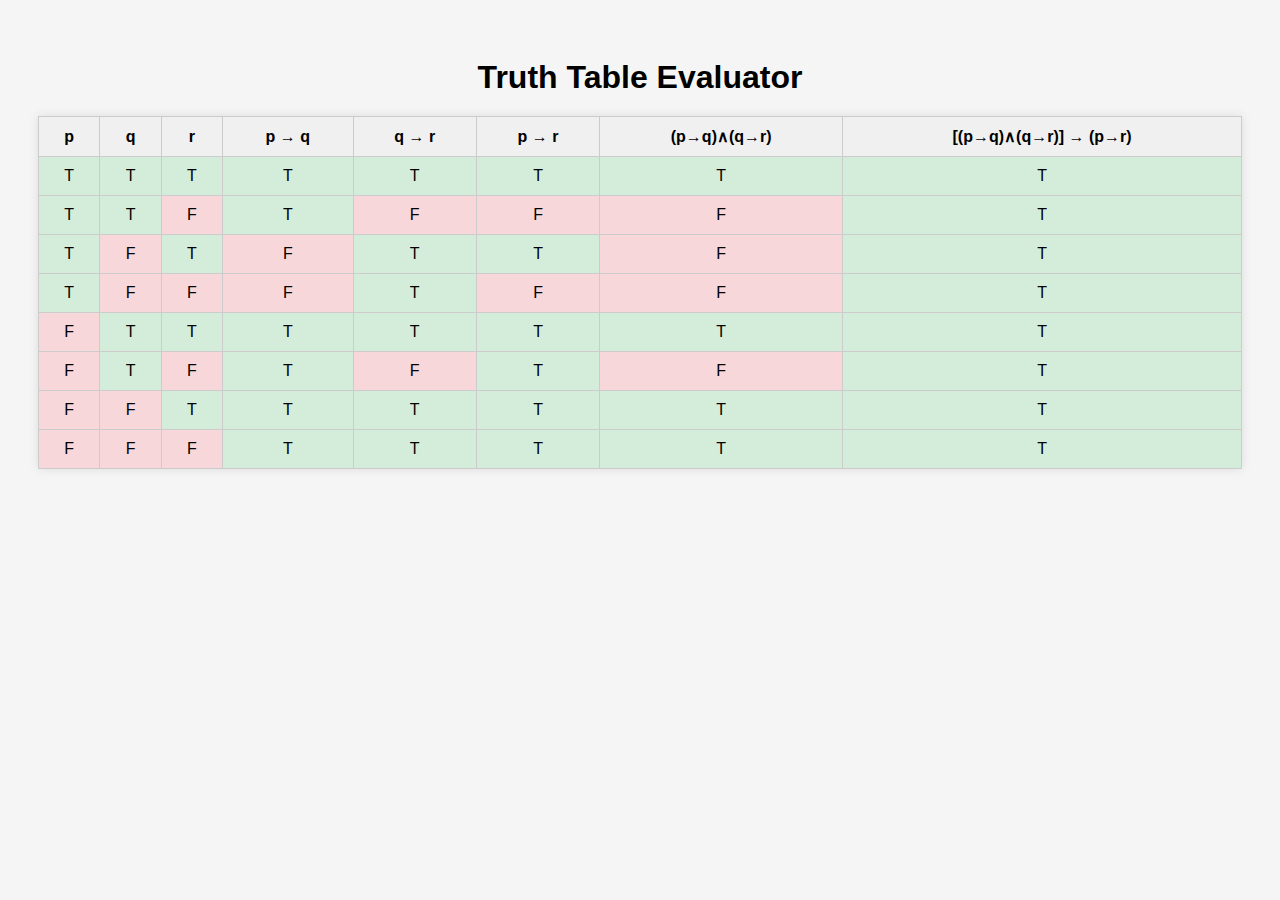
<file: week6/inex.html>
<!DOCTYPE html>
<html lang="en">
<head>
  <meta charset="UTF-8" />
  <meta name="viewport" content="width=device-width, initial-scale=1.0"/>
  <title>Truth Table UI</title>
  <style>
    body {
      font-family: Arial, sans-serif;
      padding: 30px;
      background: #f5f5f5;
    }
    h1 {
      text-align: center;
      margin-bottom: 20px;
    }
    table {
      width: 100%;
      border-collapse: collapse;
      margin-top: 20px;
      box-shadow: 0 0 10px rgba(0,0,0,0.1);
      background: #fff;
    }
    th, td {
      padding: 10px;
      text-align: center;
      border: 1px solid #ccc;
    }
    th {
      background-color: #f0f0f0;
    }
    .true {
      background-color: #d4edda;
    }
    .false {
      background-color: #f8d7da;
    }
  </style>
</head>
<body>
  <h1>Truth Table Evaluator</h1>
  <table id="truthTable">
    <thead>
      <tr>
        <th>p</th>
        <th>q</th>
        <th>r</th>
        <th>p → q</th>
        <th>q → r</th>
        <th>p → r</th>
        <th>(p→q)∧(q→r)</th>
        <th>[(p→q)∧(q→r)] → (p→r)</th>
      </tr>
    </thead>
    <tbody>
      <!-- Data rows will be injected here -->
    </tbody>
  </table>

  <script>
    const p = [true, true, true, true, false, false, false, false];
    const q = [true, true, false, false, true, true, false, false];
    const r = [true, false, true, false, true, false, true, false];

    const tbody = document.querySelector("#truthTable tbody");

    for (let i = 0; i < p.length; i++) {
      const row = document.createElement("tr");

      const pTq = !(p[i] && !q[i]);  // p → q
      const qTr = !(q[i] && !r[i]);  // q → r
      const pTr = !(p[i] && !r[i]);  // p → r
      const conj = pTq && qTr;       // (p → q) ∧ (q → r)
      const finalResult = !conj || pTr; // [(p→q)∧(q→r)] → (p→r)

      const cells = [
        p[i],
        q[i],
        r[i],
        pTq,
        qTr,
        pTr,
        conj,
        finalResult,
      ];

      cells.forEach(val => {
        const cell = document.createElement("td");
        cell.textContent = val ? "T" : "F";
        cell.className = val ? "true" : "false";
        row.appendChild(cell);
      });

      tbody.appendChild(row);
    }
  </script>
</body>
</html>
</file>
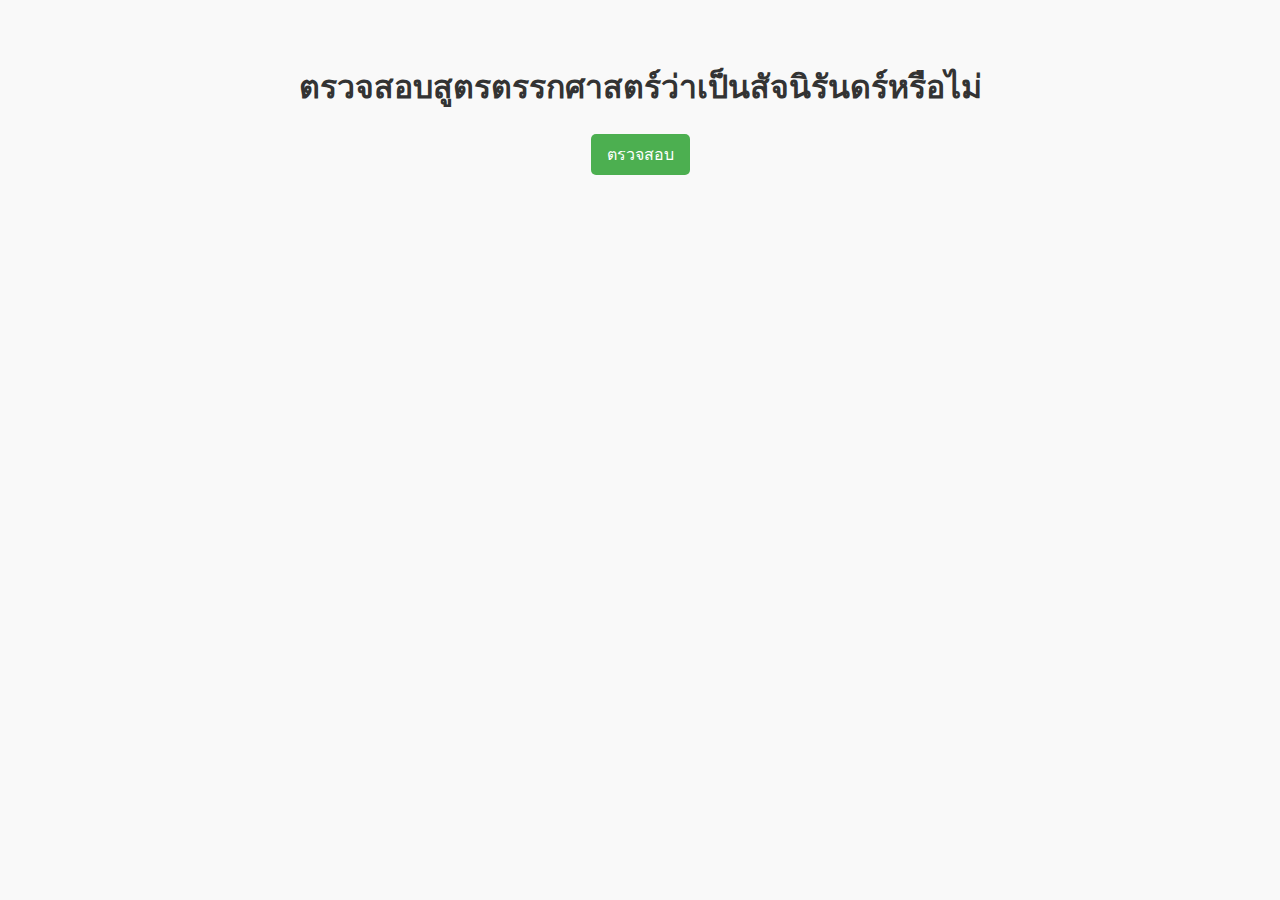
<file: week6/tautology.html>
<!DOCTYPE html>
<html lang="en">
<head>
  <meta charset="UTF-8">
  <title>ตรรกศาสตร์ - ตรวจสอบสัจนิรันดร์</title>
  <style>
    body {
      font-family: 'Segoe UI', sans-serif;
      background-color: #f9f9f9;
      padding: 2rem;
    }
    h1 {
      text-align: center;
      color: #333;
    }
    button {
      display: block;
      margin: 1rem auto;
      padding: 0.5rem 1rem;
      font-size: 16px;
      background-color: #4CAF50;
      border: none;
      color: white;
      border-radius: 5px;
      cursor: pointer;
    }
    .result-item {
      margin: 0.5rem auto;
      max-width: 800px;
      padding: 1rem;
      border-radius: 8px;
      font-size: 18px;
      box-shadow: 0 2px 4px rgba(0,0,0,0.1);
    }
    .true {
      background-color: #e0f8e9;
      color: #2e7d32;
      border-left: 5px solid #4caf50;
    }
    .false {
      background-color: #fdecea;
      color: #c62828;
      border-left: 5px solid #f44336;
    }
  </style>
</head>
<body>
  <h1>ตรวจสอบสูตรตรรกศาสตร์ว่าเป็นสัจนิรันดร์หรือไม่</h1>
  <button onclick="checkLogic()">ตรวจสอบ</button>
  <div id="result"></div>

  <script src="tautology.js"></script>
</body>
</html>
</file>
